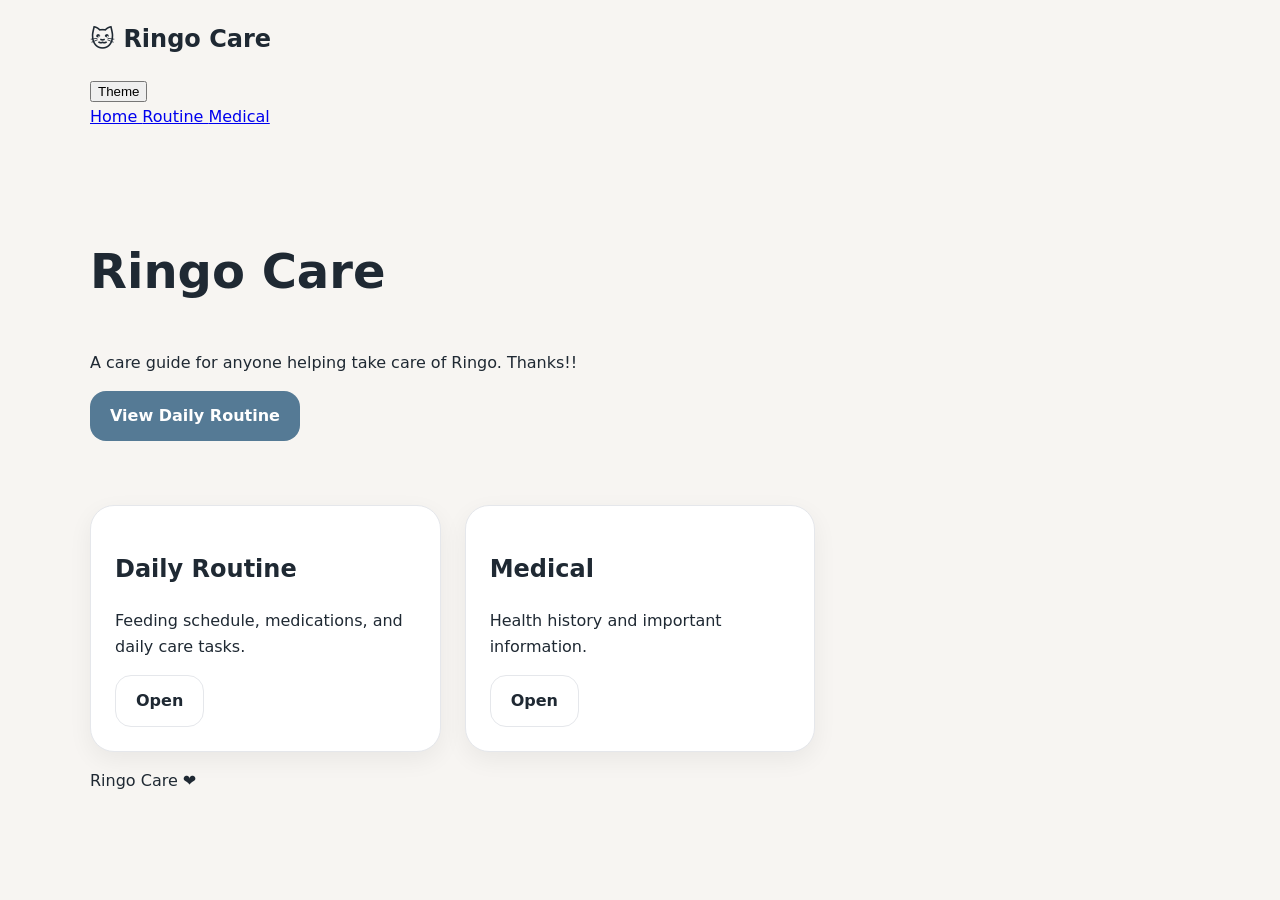
<file: index.html>
<!DOCTYPE html>
<html lang="en">
<head>
    <meta charset="UTF-8">
    <meta name="viewport" content="width=device-width, initial-scale=1.0">

   <title>Ringo Care</title>

<link rel="icon" href="icon/paw.svg" type="image/svg+xml">

    <meta 
        name="description" 
        content="Ringo's digital care binder."
    >

    <link rel="stylesheet" href="css/style.css">

    <!-- Theme color for mobile browsers -->
    <meta name="theme-color" content="#f7f5f2">

    <!-- Favicon -->
<link rel="icon" href="icon/kc.svg" type="image/svg+xml">

    <!-- PWA -->
<link rel="manifest" href="manifest.json">
<meta name="theme-color" content="#557a95">
</head>

<body>

<header id="site-header"></header>

<nav id="desktop-navigation"></nav>


<main class="container">

    <section class="hero">

        <div>
            <p class="eyebrow">
          
            </p>

            <h1>
                Ringo Care
            </h1>

            <p class="lead">
                A care guide for anyone helping take care of Ringo. Thanks!!
            </p>

            <a 
                class="button button-primary"
                href="routine.html"
            >
                View Daily Routine
            </a>

        </div>

    </section>


    <section class="card-grid">

        <article class="card">

            <h2>
                Daily Routine
            </h2>

            <p>
                Feeding schedule, medications, and daily care tasks.
            </p>

            <a href="routine.html" class="button button-secondary">
                Open
            </a>

        </article>


        <article class="card">

            <h2>
                Medical
            </h2>

            <p>
                Health history and important information.
            </p>

            <a href="medications.html" class="button button-secondary">
                Open
            </a>

        </article>




    </section>


</main>


<nav id="mobile-navigation"></nav>


<footer id="site-footer"></footer>


<script type="module" src="js/app.js"></script>

</body>
</html>
</file>
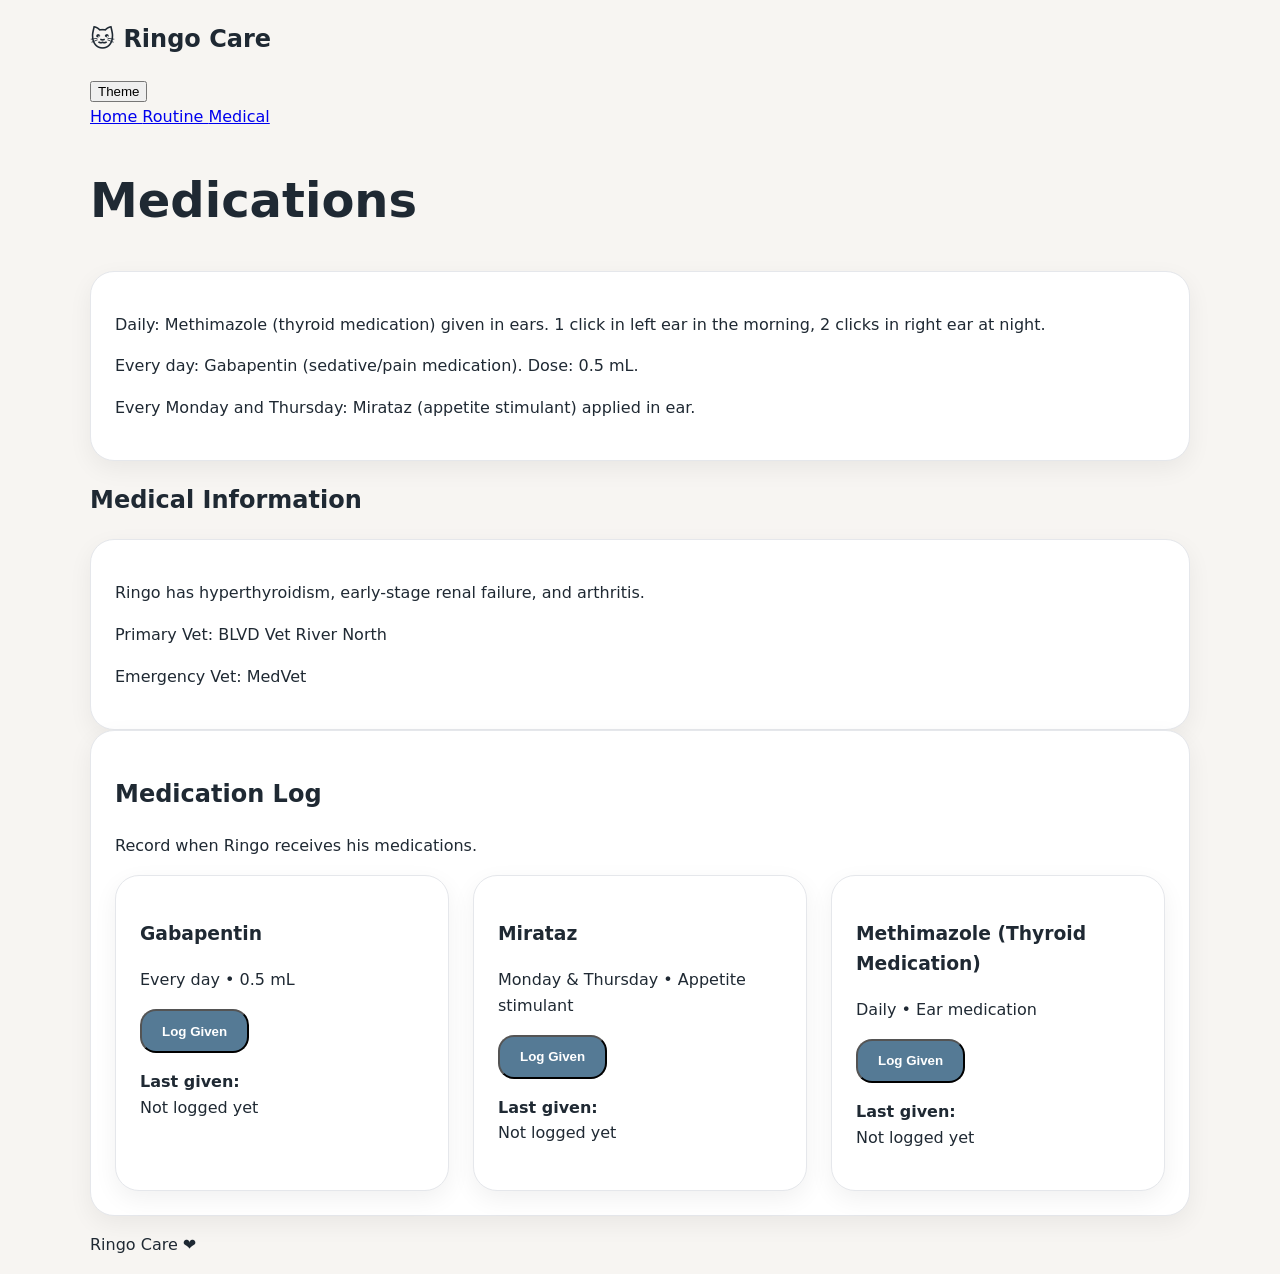
<file: medications.html>
<!DOCTYPE html>
<html lang="en">

<head>

<meta charset="UTF-8">
<meta name="viewport" content="width=device-width, initial-scale=1.0">

<title>Medications & Medical Care | Ringo Care</title>

<meta 
    name="description" 
    content="Ringo's medication schedule and medical information."
>

<link rel="icon" href="icon/paw.svg" type="image/svg+xml">

<link rel="stylesheet" href="css/style.css">

<link rel="manifest" href="manifest.json">

</head>


<body>

<header id="site-header"></header>

<nav id="desktop-navigation"></nav>


<main class="container">


    <h1>
        Medications
    </h1>


    <section class="card">

        <p>
            Daily: Methimazole (thyroid medication)
            given in ears.
            1 click in left ear in the morning,
            2 clicks in right ear at night.
        </p>

        <p>
            Every day: Gabapentin
            (sedative/pain medication).
            Dose: 0.5 mL.
        </p>

        <p>
            Every Monday and Thursday:
            Mirataz (appetite stimulant)
            applied in ear.
        </p>

    </section>



    <h2>
        Medical Information
    </h2>


    <section class="card">

        <p>
            Ringo has hyperthyroidism,
            early-stage renal failure,
            and arthritis.
        </p>

        <p>
            Primary Vet:
            BLVD Vet River North
        </p>

        <p>
            Emergency Vet:
            MedVet
        </p>

    </section>




    <section class="card">

        <h2>
            Medication Log
        </h2>


        <p>
            Record when Ringo receives his medications.
        </p>


        <div 
            id="medication-list"
            class="card-grid"
        >
            <!-- Medication buttons will load here -->
        </div>


    </section>


</main>


<nav id="mobile-navigation"></nav>

<footer id="site-footer"></footer>


<script type="module" src="js/app.js"></script>

<script type="module" src="js/medications.js"></script>


</body>

</html>
</file>
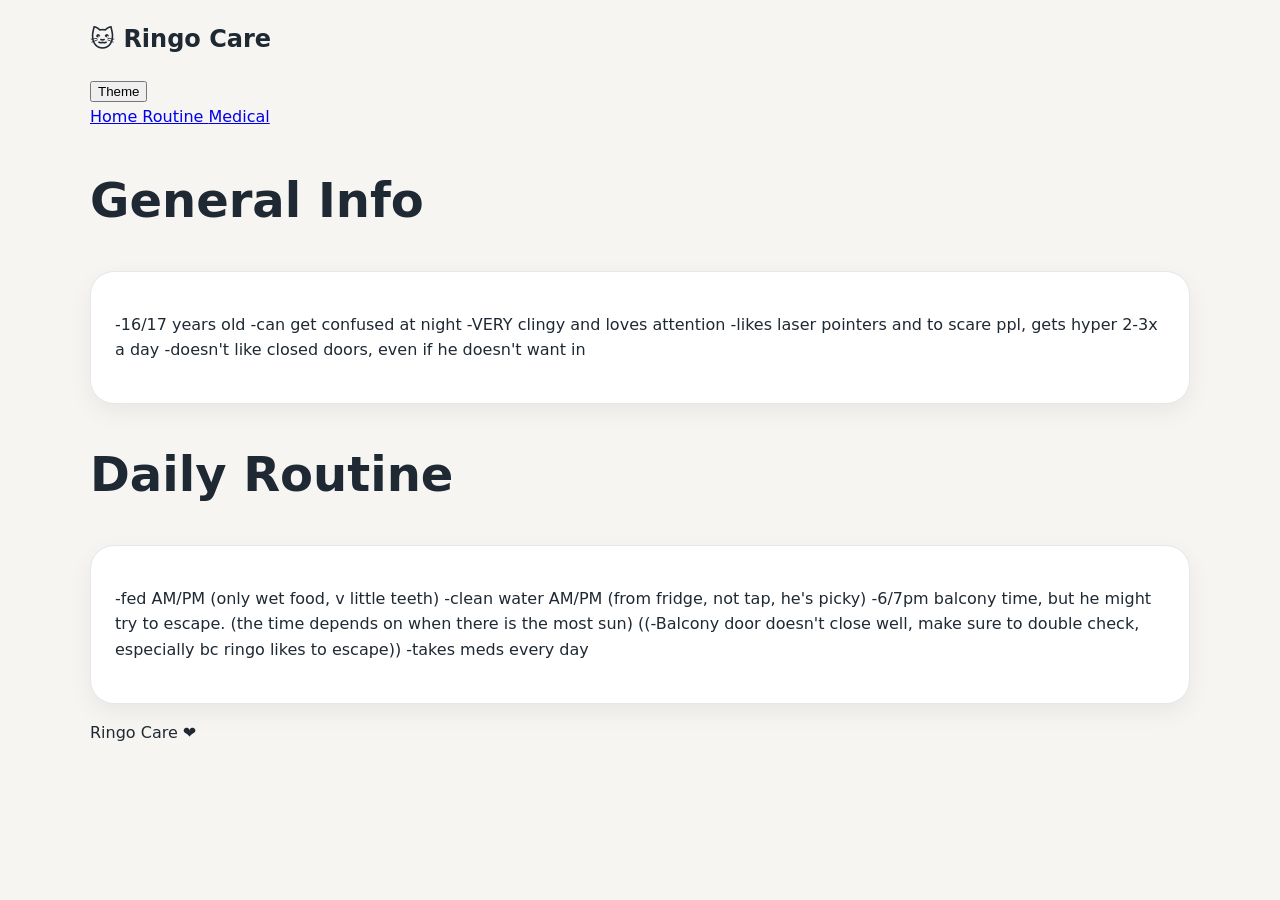
<file: routine.html>
<!DOCTYPE html>
<html lang="en">

<head>
<meta charset="UTF-8">
<meta name="viewport" content="width=device-width, initial-scale=1.0">

<title>Daily Routine | Ringo Care</title>

<link rel="stylesheet" href="css/style.css">
<link rel="manifest" href="manifest.json">

</head>


<body>

<header id="site-header"></header>

<nav id="desktop-navigation"></nav>


<main class="container">

<h1>General Info</h1> 

<div class="card">

<p>
-16/17 years old
-can get confused at night
-VERY clingy and loves attention
-likes laser pointers and to scare ppl, gets hyper 2-3x a day
-doesn't like closed doors, even if he doesn't want in
</p>

</div>
</main>
  <main class="container">
<h1>Daily Routine</h1>

<div class="card">

<p>
-fed AM/PM (only wet food, v little teeth)
-clean water AM/PM (from fridge, not tap, he's picky)
-6/7pm balcony time, but he might try to escape. (the time depends on when there is the most sun) ((-Balcony door doesn't close well, make sure to double check, especially bc ringo likes to escape))
-takes meds every day
</p>

</div>

</main>

<nav id="mobile-navigation"></nav>

<footer id="site-footer"></footer>


<script type="module" src="js/app.js"></script>

</body>

</html>
</file>
<file: css/style.css>
@import url("./variables.css");
@import url("./components.css");


* {

box-sizing:
border-box;

}


body {

margin:
0;

background:
var(--background);

color:
var(--text);

font-family:
var(--font);

line-height:
1.6;

}


.container {

width:
min(100% - 2rem, 1100px);

margin:
auto;

}


h1 {

font-size:
clamp(2rem,5vw,3rem);

}


.hero {

padding:
4rem 0;

}


.card-grid {

display:
grid;

gap:
var(--space-md);

}


@media(min-width:700px){

.card-grid{

grid-template-columns:
repeat(3,1fr);

}

.mobile-nav{

display:none;

}

}


@media(prefers-reduced-motion:reduce){

*{

transition:none!important;

}

}
</file>
